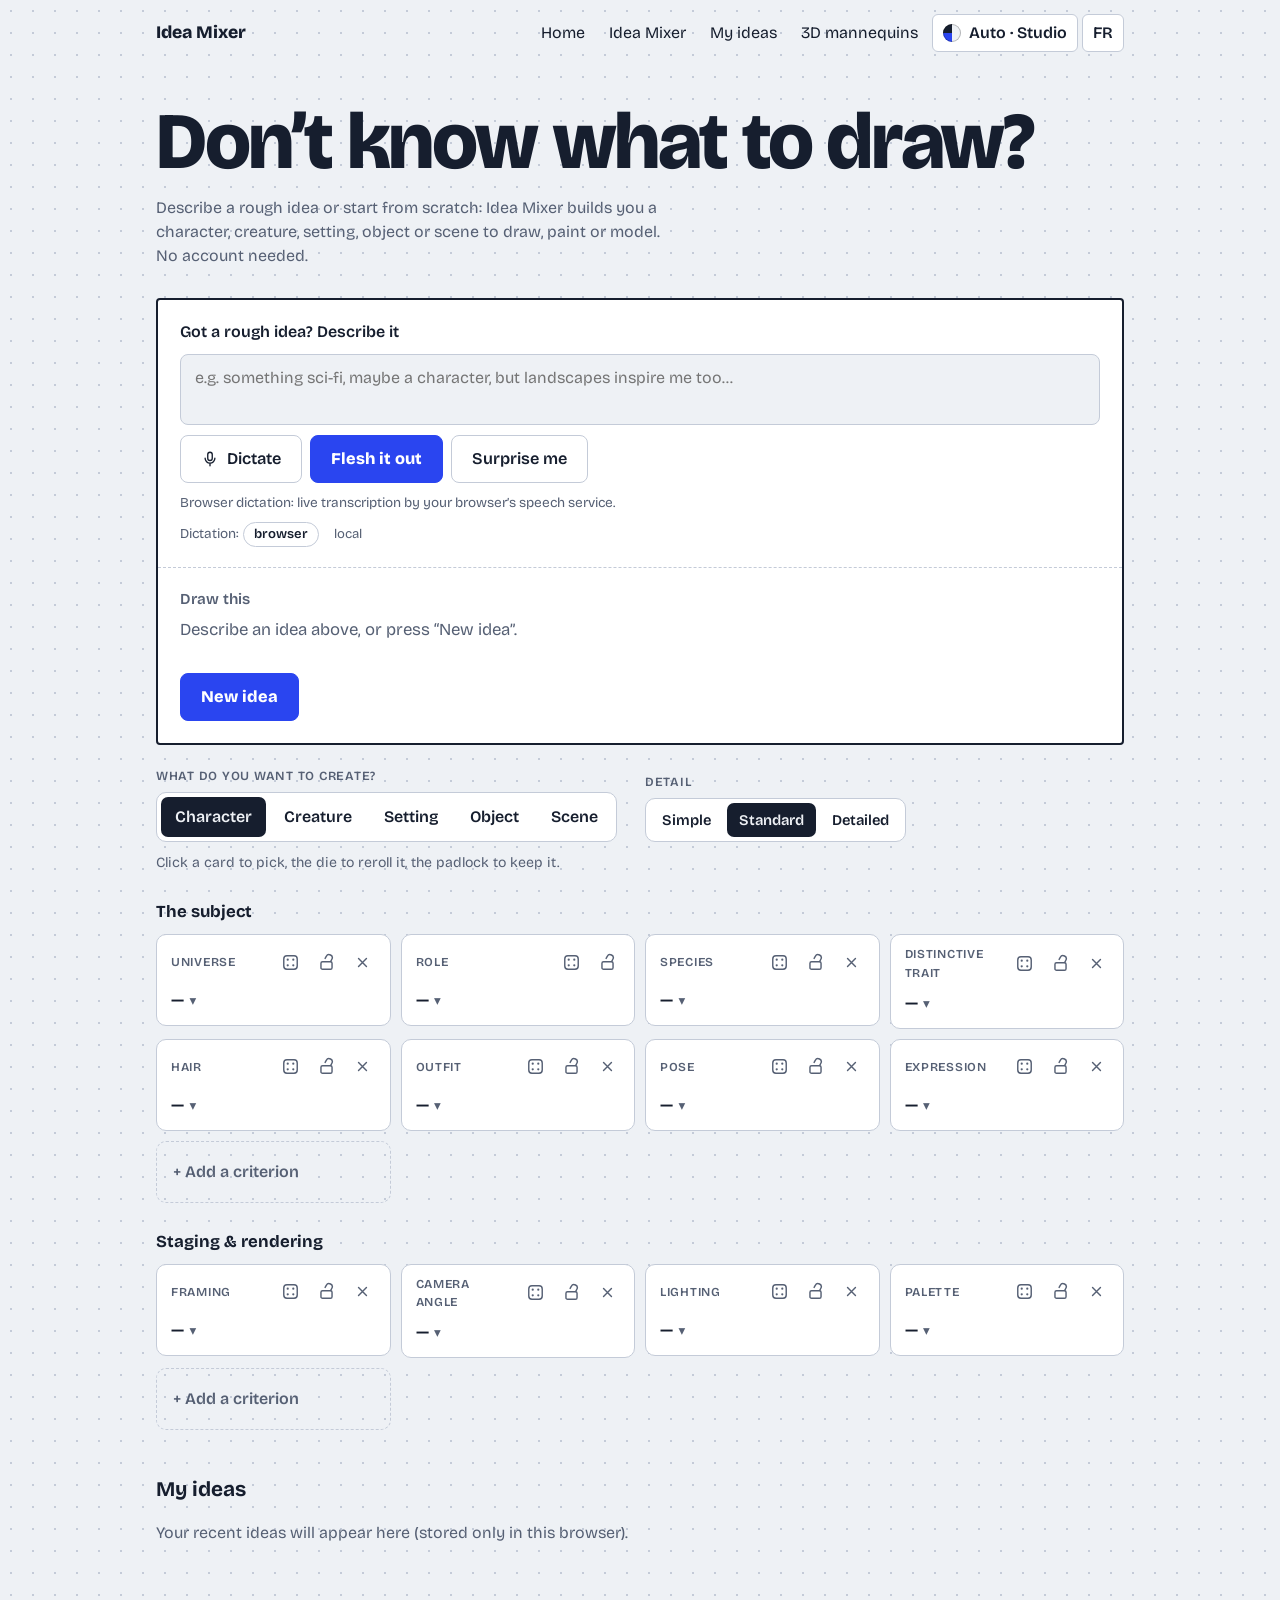
<file: index.html>
<!doctype html>
<html lang="fr">
<head>
  <meta charset="utf-8">
  <meta name="viewport" content="width=device-width, initial-scale=1, viewport-fit=cover">
  <title>Idea Mixer</title>
  <meta name="description" content="Générateur d'idées de dessin, peinture ou modélisation 3D : décris un début d'idée ou laisse le hasard choisir personnage, créature, décor, objet ou scène.">

  <link rel="preconnect" href="https://fonts.googleapis.com">
  <link rel="preconnect" href="https://fonts.gstatic.com" crossorigin>
  <!-- Polices des thèmes : seules celles réellement affichées sont téléchargées -->
  <link href="https://fonts.googleapis.com/css2?family=Bricolage+Grotesque:wght@400;600;800&family=Cinzel:wght@600;800&family=Fredoka:wght@600&family=IM+Fell+English+SC&family=Orbitron:wght@700;800&family=Pirata+One&family=Rye&family=Space+Grotesk:wght@600;700&display=swap" rel="stylesheet">
  <link rel="stylesheet" href="css/style.css">
  <link rel="stylesheet" href="css/themes.css">

  <!-- Sans « defer » : applique le thème mémorisé avant l'affichage -->
  <script src="js/themes.js"></script>

  <!-- Ordre important : données → textes → logique → voix → application -->
  <script src="js/data.js" defer></script>
  <script src="js/i18n.js" defer></script>
  <script src="js/generator.js" defer></script>
  <script src="js/voice.js" defer></script>
  <script src="js/app.js" defer></script>
</head>
<body>
  <!-- Formes décoratives du thème (fond fixe, purement visuel) -->
  <div class="deco" aria-hidden="true"><i class="d1"></i><i class="d2"></i><i class="d3"></i></div>

  <header class="top">
    <b class="logo">Idea Mixer</b>
    <nav aria-label="Navigation">
      <a href="#home" data-t="nHome"></a>
      <a href="#mixer" data-t="nMixer"></a>
      <a href="#history" data-t="nHist"></a>
      <a href="pose.html" data-t="nPose"></a>
      <button class="lang" id="lang" type="button"></button>
    </nav>
  </header>

  <main>
    <section class="hero" id="home">
      <h1 data-t="h1"></h1>
      <p data-t="intro"></p>
    </section>

    <section class="mixer" id="mixer" aria-labelledby="mixer-title">

      <div class="out" id="out">
        <!-- Point de départ : texte libre ou dictée -->
        <form class="premise" id="premiseForm">
          <label for="premise" data-t="premiseLabel"></label>
          <textarea id="premise" rows="2" data-t-ph="premisePh"></textarea>
          <div class="premise-actions">
            <button class="btn ghost mic" id="mic" type="button" aria-pressed="false" hidden>
              <svg viewBox="0 0 24 24" aria-hidden="true"><rect x="9" y="3" width="6" height="11" rx="3"/><path d="M5.5 11a6.5 6.5 0 0 0 13 0M12 17.5V21"/></svg>
              <span id="micText"></span>
            </button>
            <button class="btn" id="expand" type="submit" data-t="expand"></button>
            <button class="btn ghost" id="surprise" type="button" data-t="inspire"></button>
          </div>
          <div class="mic-info" id="micInfo" hidden>
            <p class="note" id="micNote"></p>
            <button class="btn ghost sm" id="micAction" type="button" hidden></button>
            <p class="note engine" id="micEngine">
              <span data-t="engineLabel"></span>
              <button type="button" data-engine="native" data-t="engineNative"></button>
              <button type="button" data-engine="local" data-t="engineLocal"></button>
            </p>
          </div>
        </form>

        <!-- Résultat -->
        <div class="result" id="result">
          <h2 class="result-head">
            <span id="mixer-title" data-t="drawThis"></span>
            <span class="tag" id="subjectTag"></span>
            <span class="tag" id="genreTag"></span>
          </h2>
          <div class="understood" id="understood" aria-live="polite"></div>
          <p class="sentence" id="sentence" aria-live="polite"></p>
          <dl class="lines" id="lines"></dl>
          <div class="bar">
            <button class="btn" id="all" type="button" data-t="randAll"></button>
            <button class="btn ghost" id="copy" type="button" data-t="copy"></button>
            <a class="btn ghost" id="poseLink" href="pose.html" data-t="poseIt" hidden></a>
            <button class="btn ghost" id="unlock" type="button" data-t="unlockAll"></button>
          </div>
        </div>
      </div>

      <!-- Choix du sujet + niveau de détail -->
      <div class="controls">
        <div class="control">
          <span class="control-label" data-t="subjectQ"></span>
          <div class="seg" id="subjects"></div>
        </div>
        <div class="control">
          <span class="control-label" data-t="detail"></span>
          <div class="seg small" id="levels"></div>
        </div>
      </div>
      <p class="hint" data-t="hint"></p>

      <!-- Cartes générées par js/app.js -->
      <h3 class="group-title" data-t="groupSubject"></h3>
      <div class="tiles" id="tiles-subject" data-group="subject"></div>
      <h3 class="group-title" data-t="groupDirection"></h3>
      <div class="tiles" id="tiles-direction" data-group="direction"></div>
    </section>

    <section class="history" id="history" aria-labelledby="history-title">
      <h2 id="history-title" data-t="nHist"></h2>
      <p class="empty" id="hEmpty" data-t="hEmpty"></p>
      <ul class="hist" id="hList"></ul>
      <button class="btn ghost" id="hClear" type="button" data-t="hClear"></button>
    </section>
  </main>
</body>
</html>
</file>
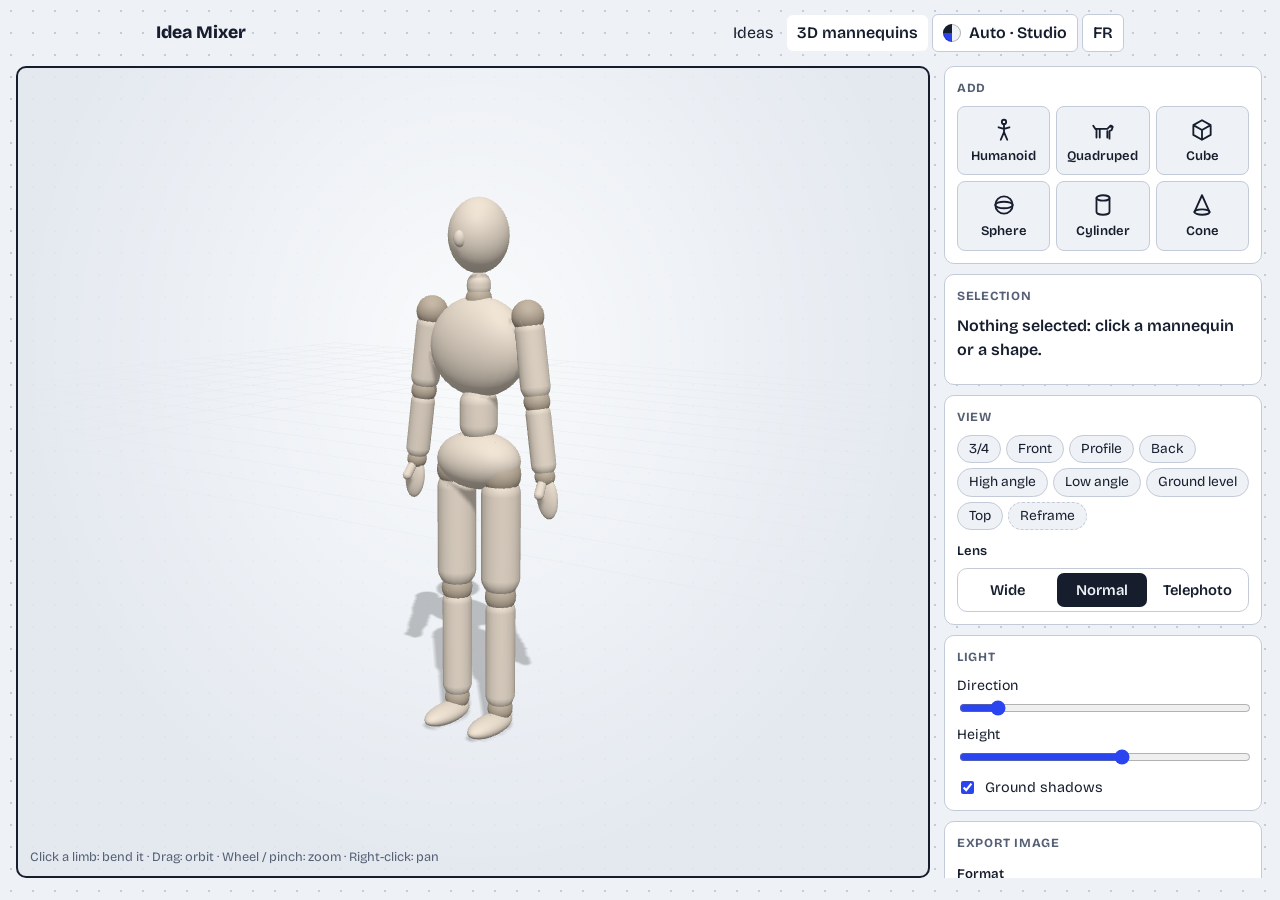
<file: pose.html>
<!doctype html>
<html lang="fr">
<head>
  <meta charset="utf-8">
  <meta name="viewport" content="width=device-width, initial-scale=1, viewport-fit=cover">
  <title>Pantins 3D · Idea Mixer</title>
  <meta name="description" content="Pantins 3D articulés (humanoïde, quadrupède, formes simples) à poser, éclairer et exporter en PNG ou JPEG comme référence de dessin.">

  <link rel="preconnect" href="https://fonts.googleapis.com">
  <link rel="preconnect" href="https://fonts.gstatic.com" crossorigin>
  <link href="https://fonts.googleapis.com/css2?family=Bricolage+Grotesque:wght@400;600;800&family=Cinzel:wght@600;800&family=Fredoka:wght@600&family=IM+Fell+English+SC&family=Orbitron:wght@700;800&family=Pirata+One&family=Rye&family=Space+Grotesk:wght@600;700&display=swap" rel="stylesheet">
  <link rel="stylesheet" href="css/style.css">
  <link rel="stylesheet" href="css/themes.css">
  <link rel="stylesheet" href="css/pose.css">

  <!-- Sans « defer » : applique le thème mémorisé avant l'affichage -->
  <script src="js/themes.js"></script>

  <!-- Three.js r147 (version « classique » : fonctionne aussi en ouvrant le fichier directement) -->
  <script src="js/vendor/three/three.min.js" defer></script>
  <script src="js/vendor/three/OrbitControls.js" defer></script>
  <script src="js/vendor/three/TransformControls.js" defer></script>
  <!-- Pantins : modèles → textes → application -->
  <script src="js/pose-data.js" defer></script>
  <script src="js/pose-i18n.js" defer></script>
  <script src="js/pose.js" defer></script>
</head>
<body class="pose-page">
  <div class="deco" aria-hidden="true"><i class="d1"></i><i class="d2"></i><i class="d3"></i></div>

  <header class="top">
    <a class="logo" href="index.html">Idea Mixer</a>
    <nav aria-label="Navigation">
      <a href="index.html" data-t="nIdeas"></a>
      <a href="pose.html" data-t="nPose" aria-current="page"></a>
      <button class="lang" id="lang" type="button"></button>
    </nav>
  </header>

  <main class="pose-main">
    <h1 class="visually-hidden" data-t="title"></h1>

    <!-- Vue 3D (le canvas est ajouté par js/pose.js) -->
    <div class="stage" id="stage">
      <p class="stage-hint" data-t="stageHint"></p>
      <p class="stage-toast" id="toast" role="status" hidden></p>
    </div>

    <aside class="panel" aria-label="Outils">
      <section>
        <h2 data-t="pAdd"></h2>
        <div class="add-grid">
          <button type="button" class="tool" data-add="human"><svg aria-hidden="true" viewBox="0 0 24 24"><circle cx="12" cy="4.5" r="2"/><path d="M12 7v7M7 9.5l5 1.5 5-1.5M12 14l-3 7M12 14l3 7"/></svg><span data-t="human"></span></button>
          <button type="button" class="tool" data-add="quad"><svg aria-hidden="true" viewBox="0 0 24 24"><path d="M5 11h11l3-3 2 1-1 3-2 1v7M6 11v8M9 11v8M16 13v6M5 11 3 8"/><circle cx="19.5" cy="8.5" r=".6"/></svg><span data-t="quad"></span></button>
          <button type="button" class="tool" data-add="box"><svg aria-hidden="true" viewBox="0 0 24 24"><path d="M12 3l8 4.5v9L12 21l-8-4.5v-9z M4 7.5l8 4.5 8-4.5 M12 12v9"/></svg><span data-t="box"></span></button>
          <button type="button" class="tool" data-add="sphere"><svg aria-hidden="true" viewBox="0 0 24 24"><circle cx="12" cy="12" r="8"/><ellipse cx="12" cy="12" rx="8" ry="3"/></svg><span data-t="sphere"></span></button>
          <button type="button" class="tool" data-add="cylinder"><svg aria-hidden="true" viewBox="0 0 24 24"><ellipse cx="12" cy="5.5" rx="6" ry="2.5"/><path d="M6 5.5v13c0 1.4 2.7 2.5 6 2.5s6-1.1 6-2.5v-13"/></svg><span data-t="cylinder"></span></button>
          <button type="button" class="tool" data-add="cone"><svg aria-hidden="true" viewBox="0 0 24 24"><path d="M12 3 5 18.5M12 3l7 15.5"/><ellipse cx="12" cy="18.5" rx="7" ry="2.5"/></svg><span data-t="cone"></span></button>
        </div>
      </section>

      <section id="selSection">
        <h2 data-t="pSel"></h2>
        <p class="sel-name" id="selName"></p>
        <div id="selTools">
          <div class="seg small" id="modes">
            <button type="button" data-mode="translate" title="W"><span data-t="move"></span></button>
            <button type="button" data-mode="rotate" title="E"><span data-t="rotate"></span></button>
            <button type="button" data-mode="scale" title="R"><span data-t="scale"></span></button>
          </div>
          <div class="row-btns">
            <button type="button" class="btn ghost sm" id="selWhole" data-t="whole"></button>
            <button type="button" class="btn ghost sm" id="selGround" data-t="toGround"></button>
            <button type="button" class="btn ghost sm" id="selDup" data-t="duplicate"></button>
            <button type="button" class="btn ghost sm" id="selDel" data-t="remove"></button>
          </div>
          <div id="poseTools">
            <label class="check"><input type="checkbox" id="mirror"> <span data-t="mirror"></span></label>
            <h3 data-t="poses"></h3>
            <div class="chip-row" id="poses"></div>
          </div>
        </div>
      </section>

      <section>
        <h2 data-t="pView"></h2>
        <div class="chip-row" id="views"></div>
        <h3 data-t="focal"></h3>
        <div class="seg small" id="fovs"></div>
      </section>

      <section>
        <h2 data-t="pLight"></h2>
        <label class="range"><span data-t="lightDir"></span><input type="range" id="lightAz" min="0" max="360" value="40"></label>
        <label class="range"><span data-t="lightHeight"></span><input type="range" id="lightEl" min="5" max="85" value="50"></label>
        <label class="check"><input type="checkbox" id="shadows" checked> <span data-t="shadows"></span></label>
      </section>

      <section>
        <h2 data-t="pExport"></h2>
        <h3 data-t="format"></h3>
        <div class="seg small" id="fmt">
          <button type="button" data-fmt="png">PNG</button>
          <button type="button" data-fmt="jpeg">JPEG</button>
        </div>
        <h3 data-t="bg"></h3>
        <div class="seg small" id="bgs">
          <button type="button" data-bg="transparent" data-t="bgTransparent"></button>
          <button type="button" data-bg="theme" data-t="bgTheme"></button>
          <button type="button" data-bg="white" data-t="bgWhite"></button>
        </div>
        <h3 data-t="size"></h3>
        <div class="seg small" id="scales">
          <button type="button" data-scale="1">×1</button>
          <button type="button" data-scale="2">×2</button>
          <button type="button" data-scale="4">×4</button>
        </div>
        <button type="button" class="btn" id="download" data-t="download"></button>
        <p class="note" data-t="exportNote"></p>
      </section>

      <section class="row-btns">
        <button type="button" class="btn ghost sm" id="undo" title="Ctrl+Z" data-t="undo"></button>
        <button type="button" class="btn ghost sm" id="clear" data-t="clear"></button>
      </section>
    </aside>
  </main>
</body>
</html>
</file>
<file: css/style.css>
/* =====================================================================
   IDEA MIXER — STYLES
   1. Thème (clair / sombre)        5. Choix du sujet + niveau
   2. Base, boutons                 6. Cartes + puces de choix
   3. En-tête + hero                7. Historique
   4. Bloc idée (point de départ + résultat)
   ===================================================================== */

/* ---------- 1. THÈME ---------- */
:root {
  --bg: #eef1f5;
  --ink: #161e2e;
  --mute: #566074;
  --line: #c4cbd8;
  --card: #fff;
  --soft: #e3e8f0;
  --acc: #2a45f0;
  --accink: #fff;
  --rec: #d6303a;
  --radius: 10px;
}
@media (prefers-color-scheme: dark) {
  :root:not([data-theme="light"]) {
    --bg: #10141d; --ink: #e8ecf4; --mute: #97a1b5; --line: #2b3446;
    --card: #181e2b; --soft: #222a3a; --acc: #7b8cff; --accink: #10141d; --rec: #ff6b72;
  }
}
:root[data-theme="dark"] {
  --bg: #10141d; --ink: #e8ecf4; --mute: #97a1b5; --line: #2b3446;
  --card: #181e2b; --soft: #222a3a; --acc: #7b8cff; --accink: #10141d; --rec: #ff6b72;
}

/* ---------- 2. BASE ---------- */
*, *::before, *::after { box-sizing: border-box; }
html { scroll-padding-top: 16px; }
body {
  margin: 0;
  padding: env(safe-area-inset-top, 0) 0 env(safe-area-inset-bottom, 0);
  background: var(--bg);
  background-image: var(--pattern, radial-gradient(var(--line) 1px, transparent 1px));
  background-size: var(--pattern-size, 22px 22px);
  color: var(--ink);
  font: 400 16px/1.5 "Bricolage Grotesque", system-ui, sans-serif;
}
button, textarea { font: inherit; color: inherit; }
button { cursor: pointer; }
:focus-visible { outline: 3px solid var(--acc); outline-offset: 2px; }
[hidden] { display: none !important; }
main { max-width: 1000px; margin: 0 auto; padding: 0 16px 60px; }

.btn {
  display: inline-flex; align-items: center; gap: 8px;
  background: var(--acc); color: var(--accink);
  border: 1px solid var(--acc); border-radius: 8px;
  padding: 11px 20px; font-weight: 800; font-size: 1.02rem;
}
.btn.ghost { background: var(--card); color: var(--ink); border-color: var(--line); font-weight: 600; }
.btn.ghost:hover { border-color: var(--ink); }
.btn:active { transform: translateY(1px); }

.tag {
  display: inline-block; padding: 1px 9px;
  border-radius: 999px; background: var(--soft); color: var(--ink);
  font-size: .78rem; font-weight: 600; vertical-align: 2px;
}
.tag:empty { display: none; }
.note { color: var(--mute); font-size: .85rem; margin: 0; }
.btn.sm { padding: 7px 12px; font-size: .88rem; font-weight: 600; }
.mic-info { display: grid; gap: 8px; justify-items: start; }
.note.engine { display: flex; align-items: center; gap: 4px; flex-wrap: wrap; }
.note.engine button {
  border: 1px solid transparent; background: none; color: var(--mute);
  border-radius: 999px; padding: 2px 10px; font-size: .82rem;
}
.note.engine button[aria-pressed="true"] { border-color: var(--line); background: var(--card); color: var(--ink); font-weight: 600; }
.mic:disabled { opacity: .6; cursor: progress; }
.note.error {
  color: var(--ink); font-size: .9rem;
  padding: 8px 12px; border-radius: 8px;
  border-left: 4px solid var(--rec);
  background: color-mix(in srgb, var(--rec) 12%, transparent);
}
.hint { color: var(--mute); font-size: .88rem; margin: 10px 0 0; }

/* ---------- 3. EN-TÊTE + HERO ---------- */
.top {
  display: flex; justify-content: space-between; align-items: center;
  gap: 12px; flex-wrap: wrap; padding: 14px 16px;
  max-width: 1000px; margin: 0 auto;
}
.logo { font-weight: 800; font-size: 1.1rem; }
nav { display: flex; gap: 4px; align-items: center; flex-wrap: wrap; }
nav a { color: var(--ink); padding: 6px 10px; text-decoration: none; border-radius: 6px; }
nav a:hover { background: var(--card); }
.lang {
  border: 1px solid var(--line); background: var(--card);
  border-radius: 6px; padding: 6px 10px; font-weight: 600;
}

.hero { padding: 36px 0 22px; }
.hero h1 {
  font-weight: 800; font-size: clamp(2.4rem, 8vw, 5rem);
  line-height: 1; letter-spacing: -.03em; margin: 0 0 14px;
}
.hero p { color: var(--mute); max-width: 52ch; margin: 0; }

/* ---------- 4. BLOC IDÉE ---------- */
.out {
  background: var(--card);
  border: 2px solid var(--ink);
  border-radius: 4px;
  margin: 8px 0 22px;
}

/* Point de départ */
.premise {
  display: grid; gap: 10px;
  padding: 20px 22px;
  border-bottom: 1px dashed var(--line);
}
.premise label { font-weight: 600; }
.premise textarea {
  width: 100%; min-height: 3.2em; max-height: 12em;
  resize: none; overflow-y: auto;
  padding: 12px 14px;
  border: 1px solid var(--line); border-radius: 8px;
  background: var(--bg); line-height: 1.4;
}
.premise textarea:focus { border-color: var(--acc); outline: none; box-shadow: 0 0 0 3px color-mix(in srgb, var(--acc) 25%, transparent); }
.premise-actions { display: flex; gap: 8px; flex-wrap: wrap; }

.mic svg { width: 18px; height: 18px; fill: none; stroke: currentColor; stroke-width: 1.8; stroke-linecap: round; }
.mic.rec { border-color: var(--rec); color: var(--rec); }
.mic.rec svg rect { fill: currentColor; }
@media (prefers-reduced-motion: no-preference) {
  .mic.rec { animation: pulse 1.2s ease-in-out infinite; }
  @keyframes pulse { 50% { box-shadow: 0 0 0 5px color-mix(in srgb, var(--rec) 22%, transparent); } }
}

/* Résultat */
.result { padding: 20px 22px 22px; }
.result-head {
  display: flex; flex-wrap: wrap; align-items: center; gap: 8px;
  margin: 0 0 8px; font-size: .95rem; font-weight: 600; color: var(--mute);
}
.understood p { margin: 0 0 6px; font-size: .88rem; color: var(--mute); }
.understood .note { margin-bottom: 12px; }
.found { display: flex; flex-wrap: wrap; gap: 6px; padding: 0; margin: 0 0 14px; list-style: none; }
.found li {
  font-size: .85rem; padding: 2px 10px; border-radius: 999px;
  border: 1px solid var(--acc); color: var(--ink);
  background: color-mix(in srgb, var(--acc) 10%, transparent);
}
.sentence {
  font-size: clamp(1.1rem, 2.8vw, 1.65rem);
  font-weight: 600; line-height: 1.3;
  margin: 0 0 14px; max-width: 36em;
}
.out:not(.ready) .sentence { color: var(--mute); font-weight: 400; font-size: 1.05rem; }
.lines { display: grid; gap: 4px; margin: 0 0 18px; }
.lines div { display: grid; grid-template-columns: 11em 1fr; gap: 10px; }
.lines dt { color: var(--mute); font-size: .88rem; padding-top: 1px; }
.lines dd { margin: 0; font-weight: 600; }
.bar { display: flex; gap: 8px; flex-wrap: wrap; align-items: center; }

/* ---------- 5. SUJET + NIVEAU ---------- */
.controls { display: flex; flex-wrap: wrap; gap: 14px 28px; align-items: end; }
.control { display: grid; gap: 6px; }
.control-label { font-size: .78rem; font-weight: 600; text-transform: uppercase; letter-spacing: .06em; color: var(--mute); }
.seg {
  display: flex; flex-wrap: wrap; gap: 4px;
  padding: 4px; border: 1px solid var(--line); border-radius: 10px; background: var(--card);
}
.seg button {
  border: 0; background: transparent; border-radius: 7px;
  padding: 8px 14px; font-weight: 600;
}
.seg button:hover { background: var(--soft); }
.seg button[aria-pressed="true"] { background: var(--ink); color: var(--bg); }
.seg.small button { padding: 6px 12px; font-size: .92rem; }

.group-title { font-size: 1.05rem; margin: 26px 0 10px; }

/* ---------- 6. CARTES ---------- */
.tiles {
  display: grid;
  grid-template-columns: repeat(auto-fill, minmax(210px, 1fr));
  gap: 10px;
  align-items: start;
}
.tile {
  background: var(--card);
  border: 1px solid var(--line);
  border-radius: var(--radius);
  padding: 10px 10px 12px;
  transition: border-color .15s;
}
.tile.locked { border-color: var(--ink); box-shadow: inset 0 0 0 1px var(--ink); }
.tile.open { grid-column: 1 / -1; border-color: var(--acc); }

.tile-head { display: flex; justify-content: space-between; align-items: center; gap: 4px; }
.tile-label {
  font-size: .76rem; font-weight: 600; text-transform: uppercase;
  letter-spacing: .06em; color: var(--mute); padding-left: 4px;
}
.tile-actions { display: flex; gap: 2px; }

.icon {
  display: grid; place-items: center;
  width: 34px; height: 34px;
  border: 1px solid transparent; border-radius: 8px;
  background: transparent; color: var(--mute);
}
.icon:hover { background: var(--soft); color: var(--ink); }
.icon svg { width: 19px; height: 19px; fill: none; stroke: currentColor; stroke-width: 1.8; stroke-linecap: round; }
.icon svg circle { fill: currentColor; stroke: none; }
/* Cadenas ouvert / fermé */
.lock .shackle { transform-origin: 16px 11px; transition: transform .15s; transform: rotate(28deg) translate(1px, -1px); }
.lock[aria-pressed="true"] { background: var(--ink); color: var(--bg); }
.lock[aria-pressed="true"] .shackle { transform: none; }

.tile-value {
  display: block; width: 100%;
  margin-top: 4px; padding: 6px 4px 2px;
  text-align: left; background: none; border: 0; border-radius: 6px;
  font-size: 1.05rem; font-weight: 600; line-height: 1.3;
}
.tile-value::after {
  content: "▾"; margin-left: .4em; color: var(--mute); font-size: .8em;
  display: inline-block; transition: transform .15s;
}
.tile-value[aria-expanded="true"]::after { transform: rotate(180deg); }
.tile-value:hover { color: var(--acc); }

/* Carte « ajouter un critère » */
.tile.add { background: transparent; border-style: dashed; padding: 6px; }
.tile.add.open { background: var(--card); }
.add-btn {
  width: 100%; min-height: 48px; border: 0; background: none;
  color: var(--mute); font-weight: 600; border-radius: 6px; text-align: left; padding: 8px 10px;
}
.add-btn:hover { color: var(--ink); }

/* Puces de choix (remplacent les listes déroulantes) */
.chips {
  display: flex; flex-wrap: wrap; gap: 6px;
  margin-top: 10px; padding-top: 12px;
  border-top: 1px dashed var(--line);
}
.tile.add .chips { margin: 4px; padding-top: 10px; }
.chip {
  border: 1px solid var(--line); background: var(--bg);
  border-radius: 999px; padding: 7px 14px;
  font-size: .93rem; line-height: 1.2; text-align: left;
}
.chip:hover { border-color: var(--ink); }
.chip[aria-pressed="true"] { background: var(--ink); color: var(--bg); border-color: var(--ink); }
.chip.auto { border-style: dashed; color: var(--mute); }

@media (prefers-reduced-motion: no-preference) {
  .tile.flash .tile-value { animation: pop .35s ease-out; }
  @keyframes pop { from { opacity: .2; transform: translateY(4px); } }
}

/* ---------- 7. HISTORIQUE ---------- */
.history h2 { font-size: 1.3rem; margin: 44px 0 10px; }
.hist { display: grid; gap: 6px; padding: 0; margin: 0 0 14px; list-style: none; }
.hist button {
  display: grid; gap: 4px;
  width: 100%; text-align: left;
  background: var(--card); border: 1px solid var(--line);
  border-radius: 6px; padding: 10px 12px;
}
.hist button:hover { border-color: var(--ink); }
.hist-tags { display: flex; gap: 6px; }
.hist-premise { color: var(--mute); font-size: .88rem; font-style: italic; }
.empty { color: var(--mute); }

/* ---------- PETITS ÉCRANS ---------- */
@media (max-width: 560px) {
  .premise, .result { padding: 16px; }
  .premise-actions .btn { flex: 1 1 auto; justify-content: center; }
  .lines div { grid-template-columns: 1fr; gap: 0; }
  .tiles { grid-template-columns: 1fr 1fr; gap: 8px; }
  .tile-value { font-size: .98rem; }
  .icon { width: 30px; height: 30px; }
  .icon svg { width: 17px; height: 17px; }
  .controls, .control { width: 100%; }
  .seg { display: grid; grid-template-columns: repeat(3, 1fr); }
  .seg button { padding: 8px 6px; }
}
@media (max-width: 380px) {
  .tiles { grid-template-columns: 1fr; }
}
</file>
<file: css/themes.css>
/* =====================================================================
   IDEA MIXER — THÈMES VISUELS
   Chaque thème = des couleurs, une police de titre, un motif de fond
   et 3 formes décoratives abstraites (.deco .d1/.d2/.d3, en fond fixe).
   Le thème actif est posé sur <html data-skin="…"> par js/themes.js.
   Thème par défaut « atelier » = style de base (css/style.css).
   ===================================================================== */

/* ---------- Socle commun ---------- */
.deco { position: fixed; inset: 0; z-index: 0; pointer-events: none; overflow: hidden; display: none; }
.deco i { position: absolute; display: block; }
:root[data-skin]:not([data-skin="atelier"]) .deco { display: block; }
main { position: relative; z-index: 1; }
.top { position: relative; z-index: 2; } /* au-dessus de main : le menu des thèmes déborde dessus */

.logo, .hero h1, .group-title, .history h2 { font-family: var(--display, inherit); }

@media (prefers-reduced-motion: no-preference) {
  body, .out, .tile, .btn, .seg, .chip, .hist button {
    transition: background-color .45s, color .45s, border-color .45s, box-shadow .45s;
  }
  .deco.fade { animation: decoIn .8s ease-out; }
  @keyframes decoIn { from { opacity: 0; } }
}

/* ===================================================================
   CYBERPUNK — néons magenta/cyan, grille en perspective, scanlines
   =================================================================== */
:root[data-skin="cyber"] {
  --bg: #0a0a14; --ink: #e8f6ff; --mute: #8f97c0; --line: #2c2c4e;
  --card: #11111f; --soft: #1c1c35; --acc: #ff2bd6; --accink: #0a0a14;
  --acc2: #00e5ff; --rec: #ff4d6d; --radius: 2px;
  --display: "Orbitron", "Bricolage Grotesque", sans-serif;
  --pattern: linear-gradient(transparent 0 0);
  color-scheme: dark;
}
[data-skin="cyber"] .hero h1 { font-size: clamp(2rem, 7vw, 4.2rem); letter-spacing: 0; text-shadow: 0 0 18px color-mix(in srgb, var(--acc) 55%, transparent); }
[data-skin="cyber"] .out { border: 1px solid var(--acc); border-radius: 0; box-shadow: 0 0 0 1px color-mix(in srgb, var(--acc) 30%, transparent), 0 0 32px color-mix(in srgb, var(--acc) 22%, transparent); }
[data-skin="cyber"] .btn { border-radius: 0; text-transform: uppercase; letter-spacing: .06em; font-size: .9rem; clip-path: polygon(10px 0, 100% 0, 100% calc(100% - 10px), calc(100% - 10px) 100%, 0 100%, 0 10px); }
[data-skin="cyber"] .btn.ghost { border-color: var(--acc2); color: var(--acc2); background: transparent; }
[data-skin="cyber"] .tile.locked { border-color: var(--acc2); box-shadow: inset 0 0 0 1px var(--acc2), 0 0 14px color-mix(in srgb, var(--acc2) 25%, transparent); }
[data-skin="cyber"] .chip, [data-skin="cyber"] .seg { border-radius: 0; }
[data-skin="cyber"] .seg button { border-radius: 0; }
/* grille au sol */
[data-skin="cyber"] .d1 {
  left: -50%; right: -50%; bottom: 0; height: 46vh;
  background:
    linear-gradient(color-mix(in srgb, var(--acc) 70%, transparent) 1px, transparent 1px) 0 0 / 64px 64px,
    linear-gradient(90deg, color-mix(in srgb, var(--acc2) 55%, transparent) 1px, transparent 1px) 0 0 / 64px 64px;
  transform: perspective(380px) rotateX(62deg); transform-origin: bottom;
  -webkit-mask-image: linear-gradient(to top, #000 10%, transparent 90%); mask-image: linear-gradient(to top, #000 10%, transparent 90%);
  opacity: .32;
}
/* ligne d'horizon néon */
[data-skin="cyber"] .d3 { left: 0; right: 0; bottom: 46vh; height: 2px; background: var(--acc); box-shadow: 0 0 18px 3px var(--acc); opacity: .5; }
/* scanlines */
[data-skin="cyber"] .d2 { inset: 0; background: repeating-linear-gradient(0deg, rgba(255,255,255,.035) 0 1px, transparent 1px 3px); }
@media (prefers-reduced-motion: no-preference) {
  [data-skin="cyber"] .d1 { animation: gridRun 3s linear infinite; }
  @keyframes gridRun { to { background-position: 0 64px, 0 0; } }
}

/* ===================================================================
   FANTASY — parchemin, vert forêt, montagnes lointaines, astre ornemental
   =================================================================== */
:root[data-skin="fantasy"] {
  --bg: #f2e8d2; --ink: #2b2117; --mute: #6c5a44; --line: #d3c19c;
  --card: #fbf6e9; --soft: #efe4cb; --acc: #2e5e3e; --accink: #fbf6e9;
  --gold: #b08a3e; --rec: #a8322c; --radius: 4px;
  --display: "Cinzel", Georgia, serif;
  --pattern:
    repeating-linear-gradient(45deg, color-mix(in srgb, var(--line) 45%, transparent) 0 1px, transparent 1px 26px),
    repeating-linear-gradient(-45deg, color-mix(in srgb, var(--line) 45%, transparent) 0 1px, transparent 1px 26px);
  --pattern-size: auto;
  color-scheme: light;
}
[data-skin="fantasy"] .hero h1 { letter-spacing: .01em; }
[data-skin="fantasy"] .out { border: 4px double var(--ink); border-radius: 6px; box-shadow: 0 0 0 6px var(--card), 0 0 0 7px var(--gold); }
[data-skin="fantasy"] .btn { border-radius: 3px; }
[data-skin="fantasy"] .group-title::before { content: "❧ "; color: var(--gold); }
[data-skin="fantasy"] .d1 { left: 0; right: 0; bottom: 0; height: 34vh; background: color-mix(in srgb, var(--acc) 14%, var(--bg)); clip-path: polygon(0.0% 100.0%, 0.0% 20.7%, 10.4% 26.6%, 21.2% 38.2%, 27.7% 10.6%, 40.4% 21.7%, 48.3% 54.8%, 58.0% 47.6%, 67.9% 38.8%, 75.1% 38.6%, 88.0% 33.5%, 99.9% 40.2%, 100.0% 44.1%, 100.0% 100.0%); }
[data-skin="fantasy"] .d2 { left: 0; right: 0; bottom: 0; height: 22vh; background: color-mix(in srgb, var(--acc) 24%, var(--bg)); clip-path: polygon(0.0% 100.0%, 0.0% 53.1%, 10.5% 72.0%, 20.2% 55.3%, 30.9% 42.4%, 41.0% 60.2%, 53.3% 38.8%, 61.8% 38.6%, 74.2% 62.7%, 80.6% 74.3%, 94.3% 61.2%, 100.0% 41.3%, 100.0% 100.0%); }
[data-skin="fantasy"] .d3 {
  top: 70px; right: max(4vw, calc(50vw - 640px)); width: 190px; height: 190px; border-radius: 50%;
  border: 2px solid color-mix(in srgb, var(--gold) 60%, transparent);
  box-shadow: 0 0 0 10px var(--bg), 0 0 0 11px color-mix(in srgb, var(--gold) 45%, transparent);
  background: radial-gradient(circle, color-mix(in srgb, var(--gold) 22%, transparent), transparent 70%);
  opacity: .8;
}

/* ===================================================================
   WESTERN — ciel orangé, grand soleil rayé, mesas de canyon
   =================================================================== */
:root[data-skin="western"] {
  --bg: #f6d4a0; --ink: #36190c; --mute: #7a4b2c; --line: #dfae79;
  --card: #fff3df; --soft: #f7dcb5; --acc: #c0410f; --accink: #fff3df;
  --rec: #a3170f; --radius: 3px;
  --display: "Rye", Georgia, serif;
  --pattern: linear-gradient(to bottom, #f9e1b6, #f2b878);
  --pattern-size: auto;
  color-scheme: light;
}
[data-skin="western"] body { background-attachment: fixed; }
[data-skin="western"] .hero h1 { letter-spacing: 0; font-size: clamp(2.2rem, 7vw, 4.6rem); }
[data-skin="western"] .out { border: 3px solid var(--ink); border-radius: 2px; box-shadow: 8px 8px 0 var(--acc); }
[data-skin="western"] .btn { border-radius: 2px; text-transform: uppercase; letter-spacing: .05em; font-size: .92rem; }
[data-skin="western"] .tile { border-width: 2px; }
[data-skin="western"] .d1 {
  top: 60px; right: max(3vw, calc(50vw - 660px)); width: 300px; height: 300px; border-radius: 50%;
  background: linear-gradient(to bottom, #ffd36b, #f07b2a);
  -webkit-mask-image: linear-gradient(#000 52%, transparent 52%), repeating-linear-gradient(#000 0 13px, transparent 13px 20px);
  mask-image: linear-gradient(#000 52%, transparent 52%), repeating-linear-gradient(#000 0 13px, transparent 13px 20px);
  opacity: .75;
}
[data-skin="western"] .d2 { left: 0; right: 0; bottom: 0; height: 42vh; background: color-mix(in srgb, #d9824a 55%, var(--bg)); clip-path: polygon(0.0% 100.0%, 0.0% 70.0%, 9.0% 70.0%, 11.7% 33.5%, 31.0% 33.5%, 33.7% 70.0%, 43.6% 70.0%, 45.1% 38.1%, 58.7% 38.1%, 60.3% 70.0%, 71.8% 70.0%, 74.7% 31.2%, 84.0% 31.2%, 86.9% 70.0%, 94.6% 70.0%, 96.9% 21.2%, 100.0% 21.2%, 100.0% 70.0%, 100.0% 70.0%, 100.0% 100.0%); }
[data-skin="western"] .d3 { left: 0; right: 0; bottom: 0; height: 26vh; background: color-mix(in srgb, #a9471f 55%, var(--bg)); clip-path: polygon(0.0% 100.0%, 0.0% 85.0%, 7.7% 85.0%, 9.4% 48.2%, 27.8% 48.2%, 29.5% 85.0%, 33.6% 85.0%, 36.4% 51.1%, 45.4% 51.1%, 48.2% 85.0%, 56.7% 85.0%, 58.2% 53.6%, 70.8% 53.6%, 72.3% 85.0%, 82.0% 85.0%, 84.6% 49.9%, 94.4% 49.9%, 97.0% 85.0%, 100.0% 85.0%, 100.0% 100.0%); }

/* ===================================================================
   DARK FANTASY — noir violacé, cramoisi, flèches gothiques, brume, lune
   =================================================================== */
:root[data-skin="dark"] {
  --bg: #0d0a0f; --ink: #ebe1e7; --mute: #a08f9b; --line: #3a2a36;
  --card: #161117; --soft: #221922; --acc: #b81d3c; --accink: #f6edf1;
  --rec: #ff5a6e; --radius: 2px;
  --display: "Pirata One", "Cinzel", Georgia, serif;
  --pattern: repeating-linear-gradient(135deg, rgba(255,255,255,.018) 0 2px, transparent 2px 9px);
  --pattern-size: auto;
  color-scheme: dark;
}
[data-skin="dark"] .hero h1 { letter-spacing: .01em; font-weight: 400; font-size: clamp(2.8rem, 9vw, 5.6rem); }
[data-skin="dark"] .logo, [data-skin="dark"] .group-title, [data-skin="dark"] .history h2 { font-weight: 400; letter-spacing: .03em; font-size: 1.35rem; }
[data-skin="dark"] .out {
  border: 1px solid var(--line); border-top: 3px solid var(--acc); border-radius: 0;
  background: linear-gradient(to bottom, color-mix(in srgb, var(--acc) 8%, var(--card)), var(--card) 40%);
  box-shadow: 0 20px 60px rgba(0,0,0,.55), 0 0 40px color-mix(in srgb, var(--acc) 12%, transparent);
}
[data-skin="dark"] .btn { border-radius: 0; }
[data-skin="dark"] .d1 { left: 0; right: 0; bottom: 0; height: 40vh; background: #1d1520; clip-path: polygon(0.0% 100.0%, 0.0% 64.8%, 0.5% 64.8%, 1.8% 48.1%, 3.0% 64.8%, 3.6% 64.8%, 3.6% 49.9%, 4.0% 49.9%, 5.0% 21.7%, 5.9% 49.9%, 6.4% 49.9%, 6.4% 92.0%, 8.8% 92.0%, 8.8% 58.9%, 9.7% 58.9%, 11.7% 39.1%, 13.8% 58.9%, 14.7% 58.9%, 14.7% 64.7%, 15.2% 64.7%, 16.3% 52.0%, 17.5% 64.7%, 18.0% 64.7%, 18.0% 92.0%, 20.8% 92.0%, 20.8% 29.7%, 21.7% 29.7%, 23.9% 4.1%, 26.1% 29.7%, 27.0% 29.7%, 27.0% 38.7%, 27.6% 38.7%, 28.9% 14.5%, 30.3% 38.7%, 30.9% 38.7%, 30.9% 92.0%, 33.5% 92.0%, 33.5% 65.7%, 34.4% 65.7%, 36.7% 44.3%, 38.9% 65.7%, 39.9% 65.7%, 39.9% 92.0%, 41.9% 92.0%, 41.9% 61.1%, 42.6% 61.1%, 44.3% 42.7%, 46.0% 61.1%, 46.7% 61.1%, 46.7% 26.7%, 47.7% 26.7%, 50.1% 6.7%, 52.4% 26.7%, 53.4% 26.7%, 53.4% 41.4%, 54.4% 41.4%, 56.7% 14.0%, 59.0% 41.4%, 60.0% 41.4%, 60.0% 92.0%, 62.5% 92.0%, 62.5% 49.3%, 63.3% 49.3%, 64.9% 28.1%, 66.6% 49.3%, 67.3% 49.3%, 67.3% 92.0%, 68.6% 92.0%, 68.6% 54.7%, 69.1% 54.7%, 70.2% 28.9%, 71.4% 54.7%, 71.9% 54.7%, 71.9% 38.7%, 72.3% 38.7%, 73.2% 24.5%, 74.2% 38.7%, 74.6% 38.7%, 74.6% 92.0%, 76.2% 92.0%, 76.2% 52.9%, 76.9% 52.9%, 78.5% 22.9%, 80.1% 52.9%, 80.8% 52.9%, 80.8% 59.9%, 81.4% 59.9%, 83.0% 37.9%, 84.5% 59.9%, 85.1% 59.9%, 85.1% 32.7%, 85.8% 32.7%, 87.2% 17.6%, 88.6% 32.7%, 89.2% 32.7%, 89.2% 92.0%, 90.9% 92.0%, 90.9% 65.0%, 91.9% 65.0%, 94.2% 55.6%, 96.5% 65.0%, 97.5% 65.0%, 97.5% 39.2%, 98.4% 39.2%, 100.0% 26.0%, 100.0% 39.2%, 100.0% 39.2%, 100.0% 100.0%); }
[data-skin="dark"] .d2 {
  left: -10%; right: -10%; bottom: -8vh; height: 40vh;
  background:
    radial-gradient(ellipse at 25% 70%, color-mix(in srgb, var(--acc) 22%, transparent), transparent 60%),
    radial-gradient(ellipse at 75% 80%, rgba(120, 70, 160, .18), transparent 60%);
  filter: blur(8px);
}
/* croissant de lune */
[data-skin="dark"] .d3 {
  top: 80px; right: max(8vw, calc(50vw - 560px)); width: 120px; height: 120px; border-radius: 50%;
  box-shadow: 26px -12px 0 0 #d8c8d2; opacity: .22;
}
@media (prefers-reduced-motion: no-preference) {
  [data-skin="dark"] .d2 { animation: fog 14s ease-in-out infinite alternate; }
  @keyframes fog { to { transform: translateX(6%); } }
}

/* ===================================================================
   SCIENCE-FICTION — bleu profond, champ d'étoiles, planète à anneau
   =================================================================== */
:root[data-skin="scifi"] {
  --bg: #060a17; --ink: #e7edff; --mute: #8f9cc4; --line: #24325a;
  --card: rgba(15, 22, 44, .88); --soft: #18223f; --acc: #4fd8c8; --accink: #061018;
  --rec: #ff6b81; --radius: 14px;
  --display: "Space Grotesk", "Bricolage Grotesque", sans-serif;
  --pattern: linear-gradient(transparent 0 0);
  color-scheme: dark;
}
[data-skin="scifi"] .out { border: 1px solid var(--line); border-radius: 18px; background: var(--card); backdrop-filter: blur(6px); }
[data-skin="scifi"] .btn { border-radius: 999px; }
[data-skin="scifi"] .d1, [data-skin="scifi"] .d2 { inset: -50px; }
[data-skin="scifi"] .d1 {
  background-image:
    radial-gradient(1px 1px at 20px 30px, #fff, transparent), radial-gradient(1px 1px at 120px 80px, #cfe, transparent),
    radial-gradient(1.5px 1.5px at 200px 160px, #fff, transparent), radial-gradient(1px 1px at 60px 220px, #bdf, transparent),
    radial-gradient(1px 1px at 260px 260px, #fff, transparent), radial-gradient(1px 1px at 160px 300px, #fff, transparent);
  background-size: 320px 320px; opacity: .55;
}
[data-skin="scifi"] .d2 {
  background-image:
    radial-gradient(2px 2px at 90px 40px, #fff, transparent), radial-gradient(2px 2px at 400px 300px, #9ef, transparent),
    radial-gradient(1.5px 1.5px at 250px 480px, #fff, transparent);
  background-size: 560px 560px; opacity: .45;
}
[data-skin="scifi"] .d3 {
  left: -120px; bottom: -140px; width: 420px; height: 420px; border-radius: 50%;
  background: radial-gradient(circle at 65% 35%, #5fe0d0, #2b3f8f 55%, #120f3a 80%);
  opacity: .45;
}
[data-skin="scifi"] .d3::after {
  content: ""; position: absolute; left: -30%; top: 38%; width: 160%; height: 24%;
  border: 3px solid color-mix(in srgb, var(--acc) 70%, transparent); border-radius: 50%;
  transform: rotate(-18deg);
}
@media (prefers-reduced-motion: no-preference) {
  [data-skin="scifi"] .d1 { animation: drift 120s linear infinite; }
  [data-skin="scifi"] .d2 { animation: drift 70s linear infinite; }
  @keyframes drift { to { background-position: -320px 160px; } }
}

/* ===================================================================
   STEAMPUNK — cuir sombre, laiton, engrenages qui tournent
   =================================================================== */
:root[data-skin="steam"] {
  --bg: #211810; --ink: #f2e4c9; --mute: #b9a17c; --line: #4b3a27;
  --card: #2d2218; --soft: #3a2c1e; --acc: #c9973f; --accink: #211810;
  --rec: #e0603a; --radius: 4px;
  --display: "IM Fell English SC", Georgia, serif;
  --pattern: repeating-linear-gradient(90deg, rgba(255,230,190,.025) 0 1px, transparent 1px 7px);
  --pattern-size: auto;
  --gear: url("data:image/svg+xml,%3Csvg xmlns='http://www.w3.org/2000/svg' viewBox='0 0 120 120'%3E%3Cpath fill-rule='evenodd' d='M101.0 60.0 L109.9 63.1 L109.0 69.9 L99.6 70.6 L95.5 80.5 L101.6 87.7 L97.5 93.1 L89.0 89.0 L80.5 95.5 L82.2 104.8 L75.9 107.4 L70.6 99.6 L60.0 101.0 L56.9 109.9 L50.1 109.0 L49.4 99.6 L39.5 95.5 L32.3 101.6 L26.9 97.5 L31.0 89.0 L24.5 80.5 L15.2 82.2 L12.6 75.9 L20.4 70.6 L19.0 60.0 L10.1 56.9 L11.0 50.1 L20.4 49.4 L24.5 39.5 L18.4 32.3 L22.5 26.9 L31.0 31.0 L39.5 24.5 L37.8 15.2 L44.1 12.6 L49.4 20.4 L60.0 19.0 L63.1 10.1 L69.9 11.0 L70.6 20.4 L80.5 24.5 L87.7 18.4 L93.1 22.5 L89.0 31.0 L95.5 39.5 L104.8 37.8 L107.4 44.1 L99.6 49.4Z M75 60 A15 15 0 1 0 45 60 A15 15 0 1 0 75 60Z M93.0 60.0 A5 5 0 1 0 83.0 60.0 A5 5 0 1 0 93.0 60.0Z M79.0 84.2 A5 5 0 1 0 69.0 84.2 A5 5 0 1 0 79.0 84.2Z M51.0 84.2 A5 5 0 1 0 41.0 84.2 A5 5 0 1 0 51.0 84.2Z M37.0 60.0 A5 5 0 1 0 27.0 60.0 A5 5 0 1 0 37.0 60.0Z M51.0 35.8 A5 5 0 1 0 41.0 35.8 A5 5 0 1 0 51.0 35.8Z M79.0 35.8 A5 5 0 1 0 69.0 35.8 A5 5 0 1 0 79.0 35.8Z'/%3E%3C/svg%3E");
  color-scheme: dark;
}
[data-skin="steam"] .hero h1 { letter-spacing: 0; font-weight: 400; }
[data-skin="steam"] .logo, [data-skin="steam"] .group-title, [data-skin="steam"] .history h2 { font-weight: 400; font-size: 1.3rem; }
[data-skin="steam"] .out {
  border: 2px solid var(--acc); border-radius: 6px;
  box-shadow: inset 0 0 0 4px var(--card), inset 0 0 0 5px color-mix(in srgb, var(--acc) 45%, transparent), 0 14px 40px rgba(0,0,0,.4);
}
[data-skin="steam"] .tile.locked { border-color: var(--acc); box-shadow: inset 0 0 0 1px var(--acc); }
[data-skin="steam"] .d1, [data-skin="steam"] .d2, [data-skin="steam"] .d3 {
  background: color-mix(in srgb, var(--acc) 26%, var(--bg));
  -webkit-mask: var(--gear) center / contain no-repeat; mask: var(--gear) center / contain no-repeat;
}
[data-skin="steam"] .d1 { top: 30px; right: max(-60px, calc(50vw - 700px)); width: 340px; height: 340px; }
[data-skin="steam"] .d3 { top: 290px; right: max(220px, calc(50vw - 440px)); width: 170px; height: 170px; }
[data-skin="steam"] .d2 { bottom: -80px; left: -70px; width: 280px; height: 280px; }
@media (prefers-reduced-motion: no-preference) {
  [data-skin="steam"] .d1 { animation: spin 60s linear infinite; }
  [data-skin="steam"] .d3 { animation: spin 30s linear infinite reverse; }
  [data-skin="steam"] .d2 { animation: spin 50s linear infinite reverse; }
  @keyframes spin { to { transform: rotate(360deg); } }
}

/* ===================================================================
   CONTE COSY — pastels, coins arrondis, formes douces qui flottent
   =================================================================== */
:root[data-skin="cosy"] {
  --bg: #fcf0ea; --ink: #3c2a3d; --mute: #846c85; --line: #efd2cb;
  --card: #fffaf6; --soft: #fae3dc; --acc: #d9577a; --accink: #fffaf6;
  --rec: #c2384f; --radius: 18px;
  --display: "Fredoka", "Bricolage Grotesque", sans-serif;
  --pattern: radial-gradient(color-mix(in srgb, var(--acc) 22%, transparent) 1.5px, transparent 1.5px);
  --pattern-size: 26px 26px;
  color-scheme: light;
}
[data-skin="cosy"] .out { border: 2px solid var(--line); border-radius: 26px; box-shadow: 0 10px 30px color-mix(in srgb, var(--acc) 12%, transparent); }
[data-skin="cosy"] .btn, [data-skin="cosy"] .seg, [data-skin="cosy"] .seg button, [data-skin="cosy"] .lang { border-radius: 999px; }
[data-skin="cosy"] .premise textarea, [data-skin="cosy"] .hist button { border-radius: 16px; }
[data-skin="cosy"] .d1 { top: 6vh; right: -6vw; width: 360px; height: 300px; background: #ffd9c9; border-radius: 62% 38% 55% 45% / 48% 60% 40% 52%; opacity: .7; }
[data-skin="cosy"] .d2 { bottom: 8vh; left: -8vw; width: 320px; height: 280px; background: #d8f0e2; border-radius: 40% 60% 45% 55% / 55% 45% 60% 40%; opacity: .75; }
[data-skin="cosy"] .d3 { bottom: -60px; right: 12vw; width: 240px; height: 220px; background: #fff0b8; border-radius: 50% 50% 42% 58% / 60% 44% 56% 40%; opacity: .7; }
@media (prefers-reduced-motion: no-preference) {
  [data-skin="cosy"] .d1 { animation: float 9s ease-in-out infinite alternate; }
  [data-skin="cosy"] .d2 { animation: float 11s ease-in-out infinite alternate-reverse; }
  [data-skin="cosy"] .d3 { animation: float 13s ease-in-out infinite alternate; }
  @keyframes float { to { transform: translateY(-24px) rotate(6deg); } }
}

/* ---------- Sélecteur de thème (navigation) ---------- */
.skin-picker { position: relative; }
.skin-btn { display: inline-flex; align-items: center; gap: 8px; }
.swatch {
  width: 18px; height: 18px; border-radius: 50%; flex: none;
  background: conic-gradient(var(--s1) 0 50%, var(--s2) 0 75%, var(--s3) 0);
  box-shadow: inset 0 0 0 1px rgba(0,0,0,.25);
}
.skin-menu {
  position: absolute; right: 0; top: calc(100% + 8px); z-index: 20;
  width: min(300px, calc(100vw - 32px));
  display: grid; gap: 4px; padding: 8px;
  background: var(--card); color: var(--ink);
  border: 1px solid var(--line); border-radius: 10px;
  box-shadow: 0 14px 40px rgba(0,0,0,.25);
}
.skin-menu button {
  display: flex; align-items: center; gap: 10px;
  width: 100%; padding: 9px 10px; text-align: left;
  background: none; border: 1px solid transparent; border-radius: 7px;
}
.skin-menu button:hover { background: var(--soft); }
.skin-menu button[aria-pressed="true"] { border-color: var(--ink); font-weight: 600; }
.skin-menu .swatch { width: 26px; height: 26px; }
.skin-menu small { display: block; color: var(--mute); font-size: .8rem; font-weight: 400; }
.skin-menu hr { border: 0; border-top: 1px dashed var(--line); margin: 4px 0; }

/* ---------- Petits écrans ---------- */
@media (max-width: 700px) {
  /* le sélecteur passe à gauche sous le logo : le menu s'ouvre vers la droite */
  .skin-menu { left: 0; right: auto; }
  /* décors en haut à droite : plus petits et plus discrets pour garder le texte lisible */
  [data-skin="western"] .d1 { width: 190px; height: 190px; top: 110px; right: -70px; opacity: .45; }
  [data-skin="fantasy"] .d3 { width: 120px; height: 120px; right: -40px; opacity: .5; }
  [data-skin="dark"] .d3 { width: 80px; height: 80px; right: 20px; top: 120px; }
  [data-skin="steam"] .d1 { width: 200px; height: 200px; right: -90px; top: 90px; opacity: .7; }
  [data-skin="steam"] .d3 { display: none; }
  [data-skin="scifi"] .d3 { width: 260px; height: 260px; }
  [data-skin="cosy"] .d1 { width: 220px; height: 190px; right: -90px; }
}
</file>
<file: css/pose.css>
/* =====================================================================
   PANTINS 3D — MISE EN PAGE
   Vue 3D à gauche (pleine hauteur), panneau d'outils à droite.
   Sur mobile : vue en haut, outils en dessous.
   ===================================================================== */
.visually-hidden {
  position: absolute; width: 1px; height: 1px; overflow: hidden;
  clip: rect(0 0 0 0); white-space: nowrap;
}
.logo { color: var(--ink); text-decoration: none; }
nav a[aria-current="page"] { background: var(--card); font-weight: 600; }

.pose-page main.pose-main {
  max-width: none;
  display: grid;
  grid-template-columns: minmax(0, 1fr) 320px;
  gap: 14px;
  height: calc(100dvh - 72px);
  padding: 0 16px 16px;
}

/* ---------- Vue 3D ---------- */
.stage {
  position: relative; overflow: hidden; min-height: 320px;
  border: 2px solid var(--ink); border-radius: var(--radius, 10px);
  background:
    radial-gradient(ellipse at 50% 35%, color-mix(in srgb, var(--card) 80%, transparent), transparent 70%),
    color-mix(in srgb, var(--soft) 85%, transparent);
  touch-action: none;
}
.stage canvas { display: block; width: 100% !important; height: 100% !important; outline: none; }
.stage-hint {
  position: absolute; left: 12px; bottom: 10px; right: 12px; margin: 0;
  font-size: .8rem; color: var(--mute); pointer-events: none;
}
.stage-toast {
  position: absolute; top: 12px; left: 50%; transform: translateX(-50%); margin: 0;
  padding: 8px 14px; border-radius: 999px;
  background: var(--ink); color: var(--bg); font-size: .9rem; font-weight: 600;
  pointer-events: none;
}

/* ---------- Panneau ---------- */
.panel {
  overflow-y: auto; overscroll-behavior: contain;
  display: grid; gap: 10px; align-content: start;
  padding-right: 2px;
}
.panel section {
  background: var(--card); border: 1px solid var(--line); border-radius: var(--radius, 10px);
  padding: 12px;
}
.panel section.row-btns { background: transparent; border: 0; padding: 0; }
.panel h2 { margin: 0 0 8px; font-size: .78rem; text-transform: uppercase; letter-spacing: .06em; color: var(--mute); }
.panel h3 { margin: 12px 0 6px; font-size: .82rem; font-weight: 600; }
.panel .note { margin-top: 8px; }

.add-grid { display: grid; grid-template-columns: repeat(3, 1fr); gap: 6px; }
.tool {
  display: grid; justify-items: center; gap: 4px;
  padding: 10px 4px 8px; border: 1px solid var(--line); border-radius: 8px;
  background: var(--bg); font-size: .82rem; font-weight: 600;
}
.tool:hover { border-color: var(--ink); }
.tool svg { width: 26px; height: 26px; fill: none; stroke: currentColor; stroke-width: 1.7; stroke-linecap: round; stroke-linejoin: round; }

.sel-name { margin: 0 0 10px; font-weight: 600; }
.row-btns { display: flex; flex-wrap: wrap; gap: 6px; margin-top: 10px; }
.btn.sm { padding: 7px 12px; font-size: .88rem; }
.panel .seg { width: 100%; }
.panel .seg button { flex: 1; }
.panel .seg button:disabled { opacity: .4; cursor: not-allowed; }
.panel .btn#download { width: 100%; justify-content: center; margin-top: 12px; }

.chip-row { display: flex; flex-wrap: wrap; gap: 5px; }
.chip-row .chip { padding: 5px 11px; font-size: .86rem; }
.chip.ghost { border-style: dashed; }

.check { display: flex; align-items: center; gap: 8px; margin-top: 10px; font-size: .9rem; cursor: pointer; }
.check input, .range input { accent-color: var(--acc); }
.range { display: grid; gap: 2px; margin-bottom: 6px; font-size: .88rem; }
.range input { width: 100%; }

/* ---------- Petits écrans ---------- */
@media (max-width: 860px) {
  .pose-page main.pose-main { grid-template-columns: 1fr; height: auto; }
  .stage { height: 62dvh; }
  .panel { overflow: visible; }
  .stage-hint { display: none; }
}
</file>
